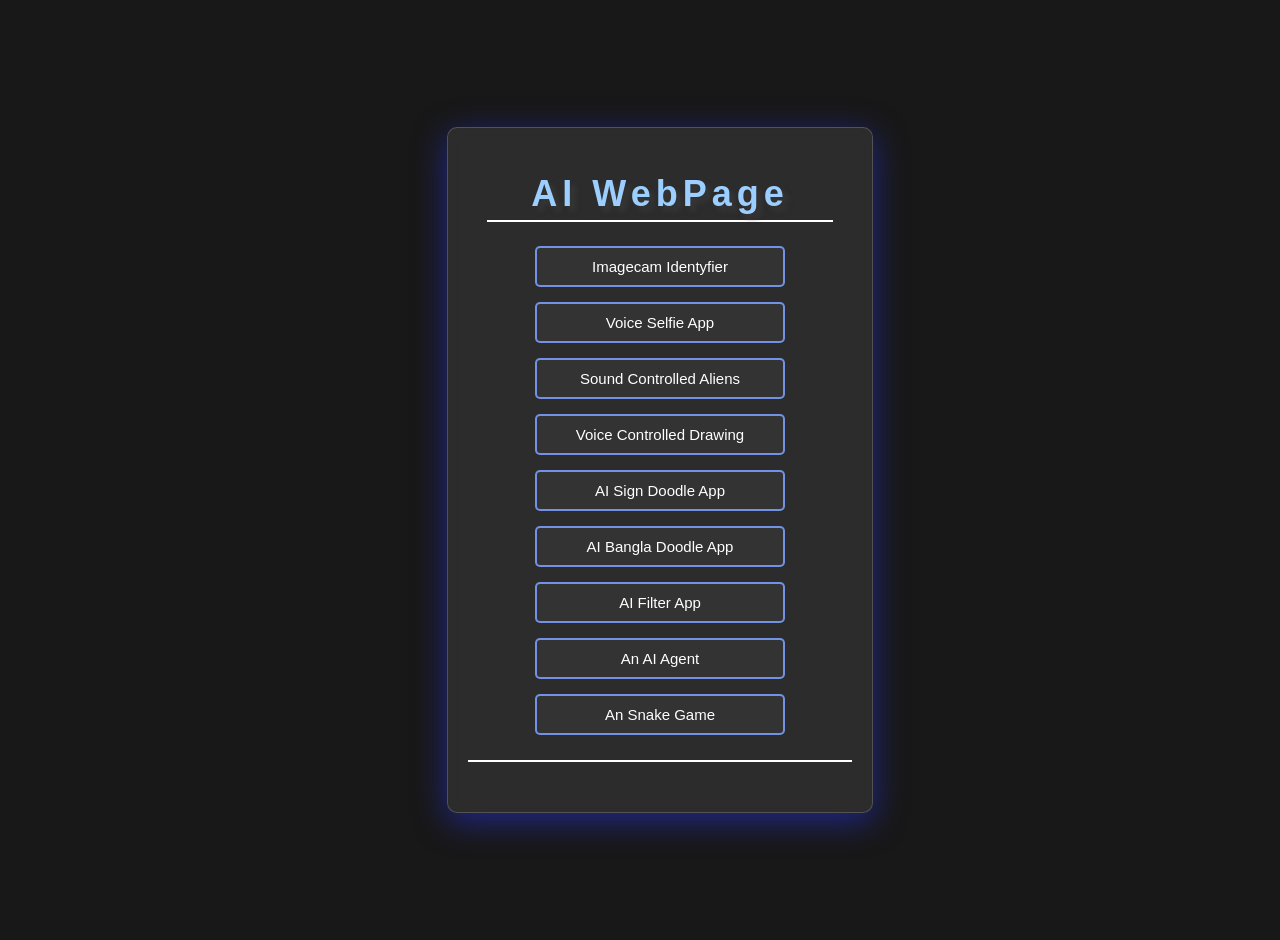
<file: AI.html>
<!DOCTYPE html>
<html lang="en">
<head>
    <meta charset="UTF-8">
    <meta name="viewport" content="width=device-width, initial-scale=1.0">
    <title>Document</title>

    <link rel="icon" type="image/png" href="./Ti.png" >
    <link rel="stylesheet" href="./AI.css">
    <link rel="icon" type="image/png" href="./Ti.png" >
</head>
<body>
    <div class="form">

        <h1 class="h">AI WebPage</h1>

        <div class="Ai_webpages">


            <a href="./Imagecam_AI.html"><button>Imagecam Identyfier</button></a>
            <a href="./D_WebCam.html"><button>Voice Selfie App</button></a>
            <a href="./Sound_Controlled_Aliens.html"><button>Sound Controlled Aliens</button></a>
            <a href="./Voice_Controlled_Drawing.html"><button>Voice Controlled Drawing</button></a>
            <a href="./AI_Doodle_App.html"><button>AI Sign Doodle App</button></a>
            <a href="./Bangla_Hand_written.html"><button>AI Bangla Doodle App</button></a>
            <a href="./AI_Filter_App.html"><button>AI Filter App</button></a>
            <a href="./chat.html"><button>An AI Agent</button></a>
            <a href="./SG.html"><button>An Snake Game</button></a>


        </div>

    </div>
</body>
</html>
</file>
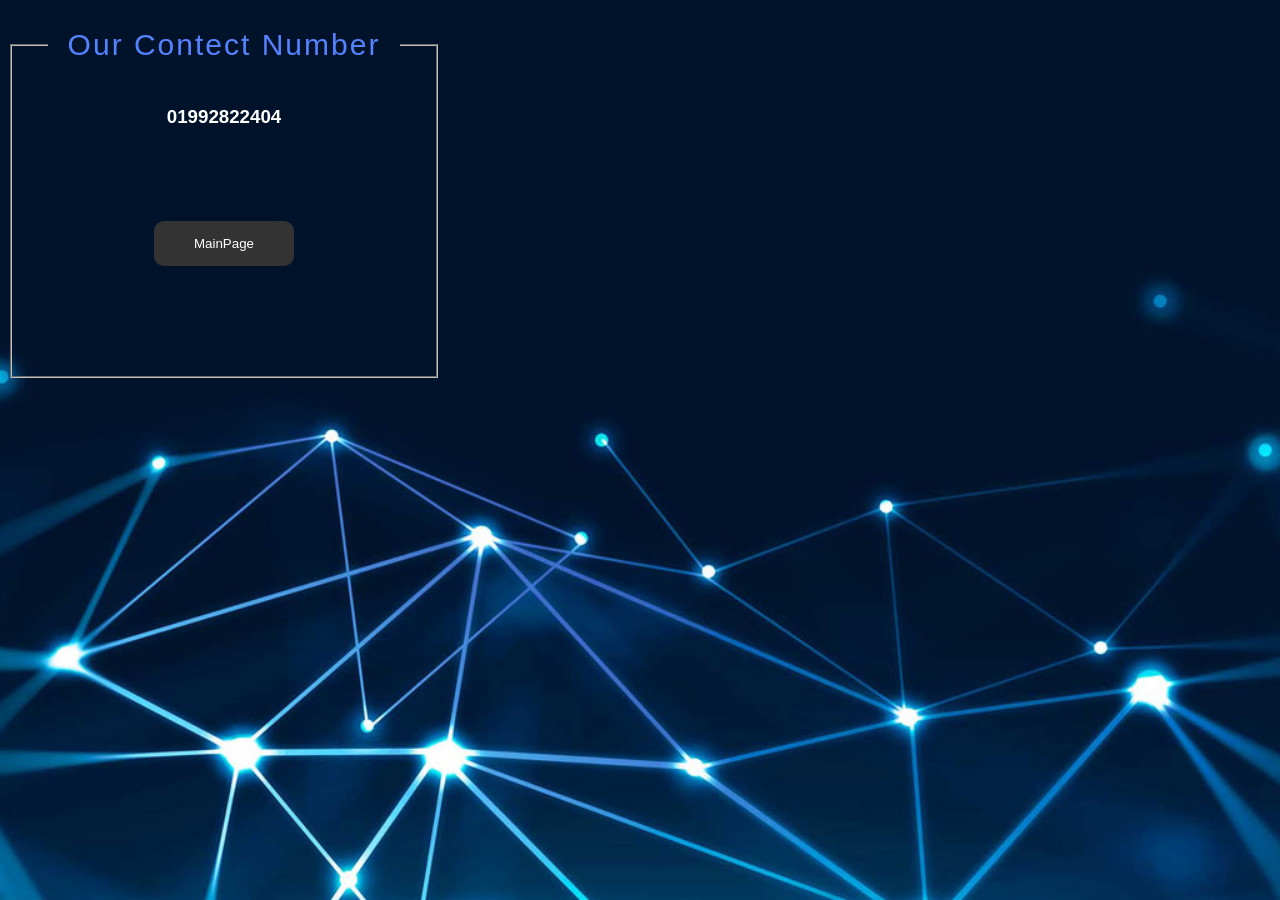
<file: Contact_Us.html>
<!DOCTYPE html>
<html lang="en">
<head>
    <meta charset="UTF-8">
    <meta name="viewport" content="width=device-width, initial-scale=1.0">
    <title>Document</title>

    <link rel="icon" type="image/png" href="./Ti.png" >

    <link rel="stylesheet" href="./Contact_Us.css">
    <style>
        html {
            background-image: url(./Contact_Us.jpg);
            width: 100%;
            background-size: cover;
            height: 100%;
            background-position: center;
            text-align: center;
        }

    </style>


</head>
<body>
    <form class="from">
        

        <fieldset class="contact">
            <legend>Our Contect Number</legend>
            <h3>01992822404</h3><br><br><br>
            <button class="btn" onclick="event.preventDefault(); location.href='./index.html';">MainPage</button>

            
        </fieldset>
   
    
    </form>
    
</body>
</html>
</file>
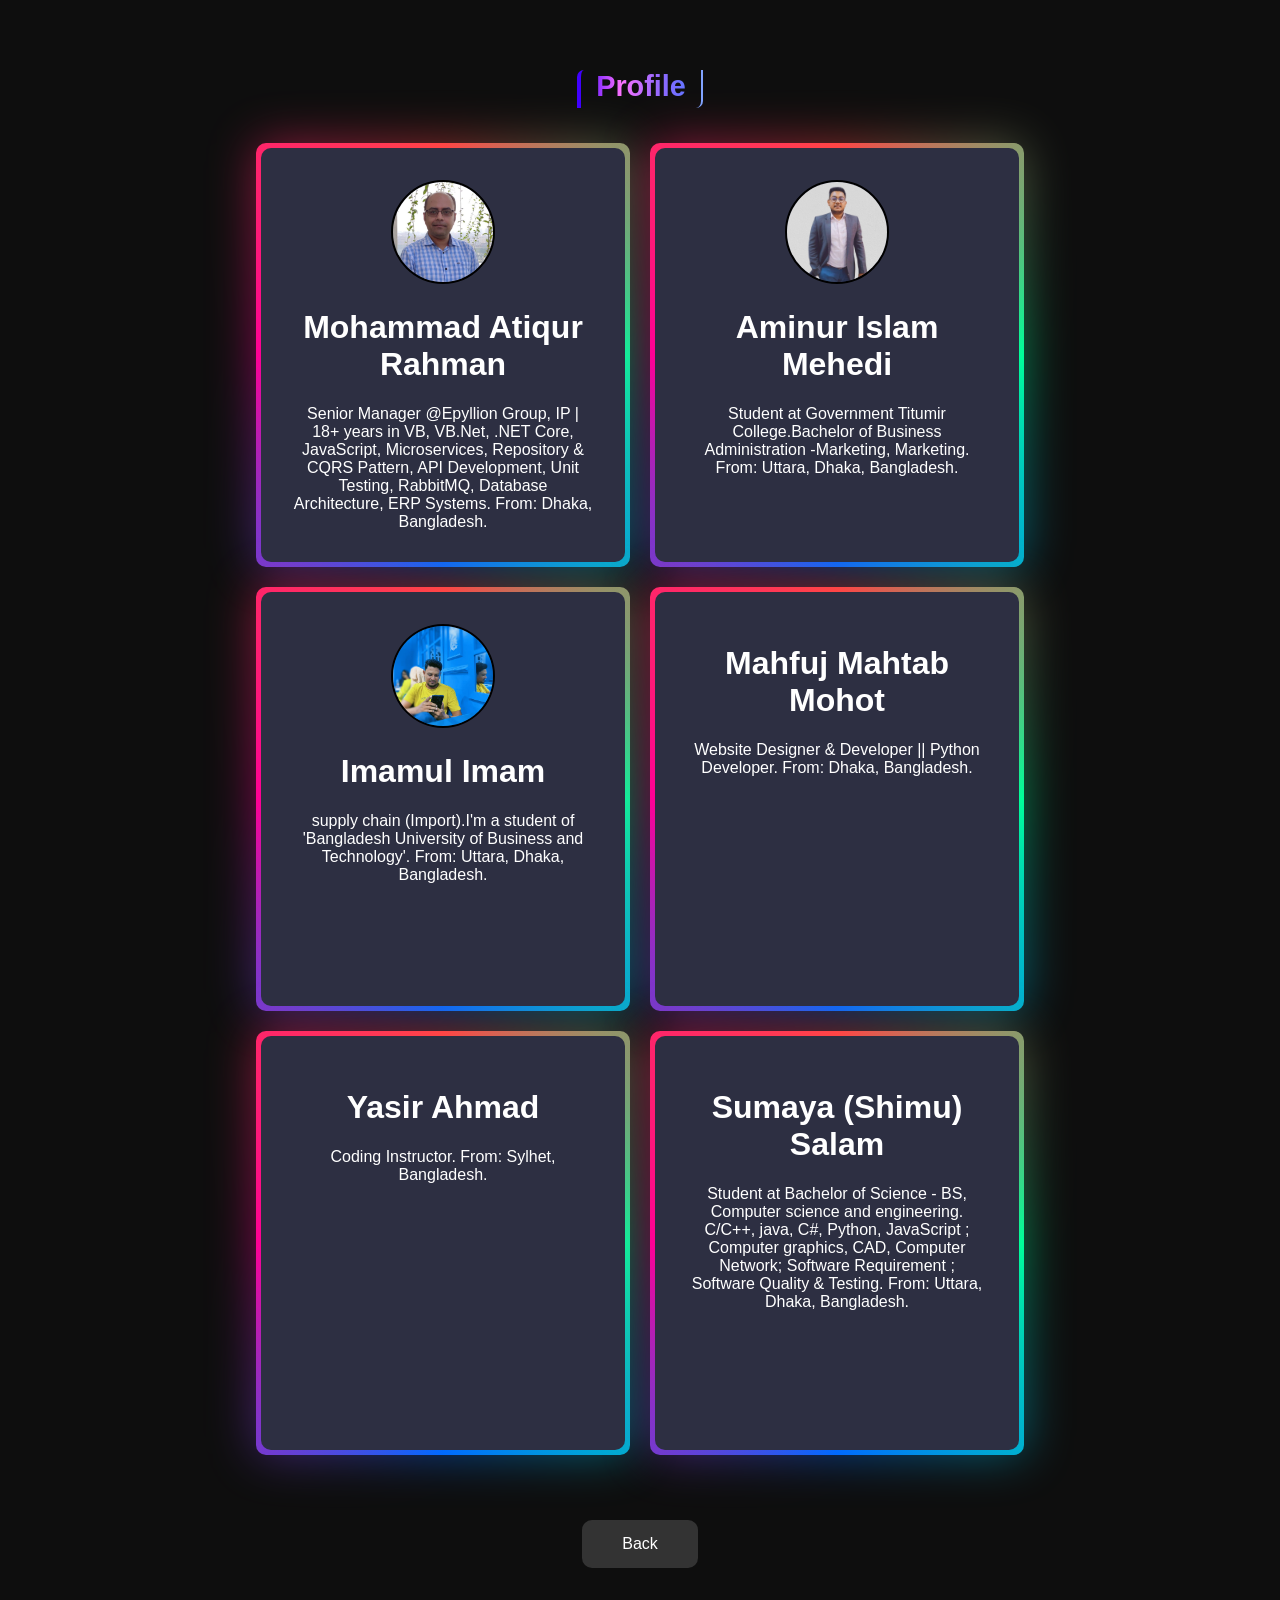
<file: D_Profiles.html>
<!DOCTYPE html>
<html lang="en">
<head>
    <meta charset="UTF-8">
    <meta name="viewport" content="width=device-width, initial-scale=1.0">
    <title>Profile Cards</title>
    <link rel="stylesheet" href="./D_Profiles.css">

    <link rel="icon" type="image/png" href="./Ti.png" >
</head>
<body>
    <div class="profile-container">
        <h1 class="profile-title">Profile</h1>

        <div class="cards">
            <div class="card">
                <img src="A.jpeg" alt="">
                <h1>Mohammad Atiqur Rahman</h1>
                <p>
                    Senior Manager @Epyllion Group, IP | 18+ years in VB, VB.Net, .NET Core, JavaScript, Microservices, Repository & CQRS Pattern, API Development, Unit Testing, RabbitMQ, Database Architecture, ERP Systems.
                    From: Dhaka, Bangladesh.
                </p>
            </div>
            <div class="card2">
                <img src="Me.jpeg" alt="">
                <h1>Aminur Islam Mehedi</h1>
                <p>
                    Student at Government Titumir College.Bachelor of Business Administration -Marketing, Marketing.
                    From: Uttara, Dhaka, Bangladesh.
                </p>

            </div>
            <div class="card3">
                <img src="E.png" alt="">
                <h1>Imamul Imam</h1>
                <p>
                    supply chain (Import).I'm a student of 'Bangladesh University of Business and Technology'.
                    From: Uttara, Dhaka, Bangladesh.
                </p>
            </div>
            <div class="card4">
                <h1>Mahfuj Mahtab Mohot</h1>
                <p>
                    Website Designer & Developer || Python Developer.
                    From: Dhaka, Bangladesh.
                </p>
            </div>
            <div class="card5">  <!-- Added Card 5 -->
                <h1>Yasir Ahmad</h1>
                <p>
                    Coding Instructor.
                    From: Sylhet, Bangladesh.
                </p>
            </div>
            <div class="card6">  <!-- Added Card 6 -->
                <h1>Sumaya (Shimu) Salam</h1>
                <p>
                    Student at Bachelor of Science - BS, Computer science and engineering.
                    C/C++, java, C#, Python, JavaScript ;
                    Computer graphics, CAD, Computer Network;
                    Software Requirement ;
                    Software Quality & Testing.
                    From: Uttara, Dhaka, Bangladesh.
                </p>
            </div>
        </div>

        <a href="./index.html" class="btn">Back</a>
    </div>
</body>
</html>
</file>
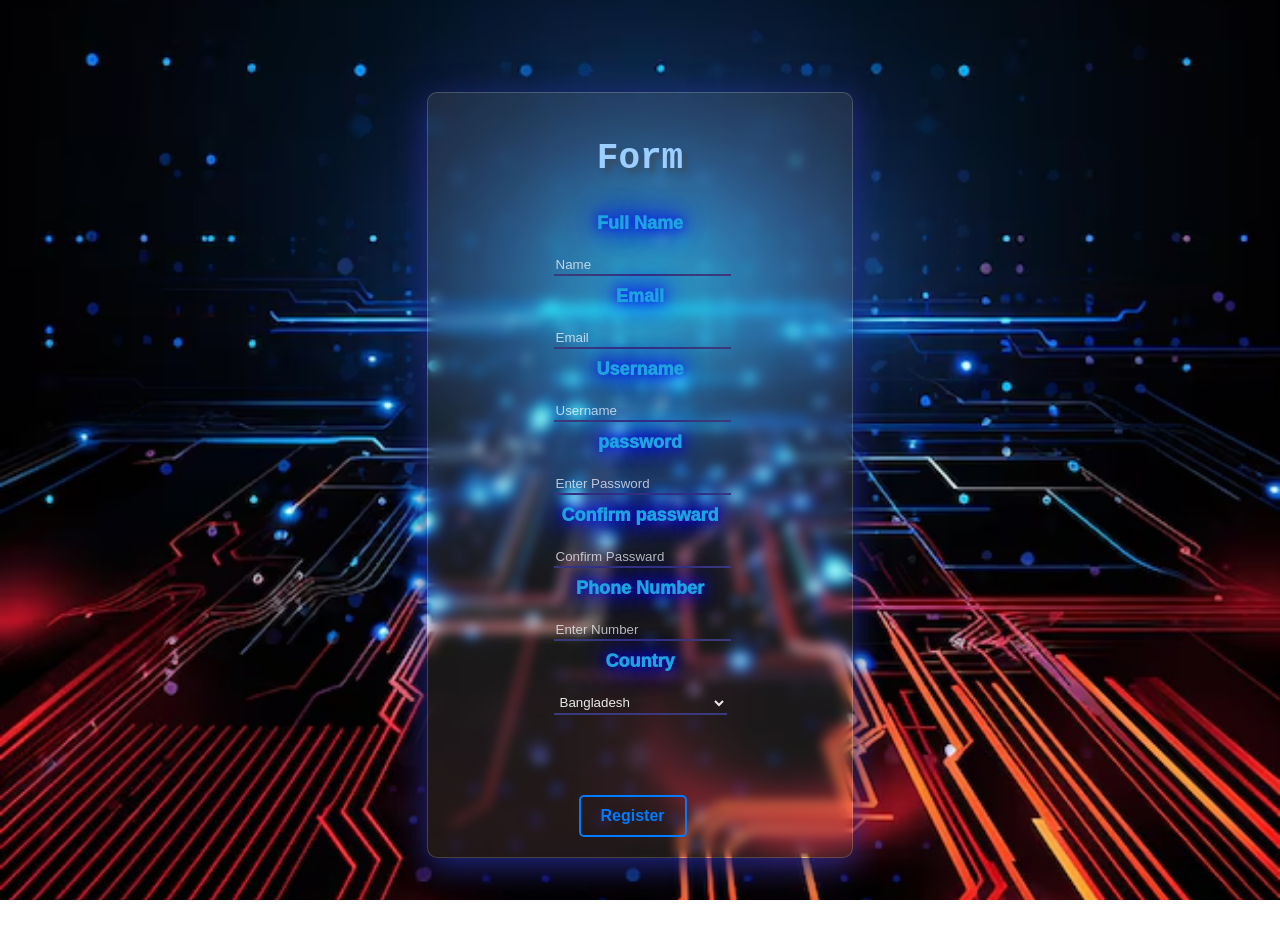
<file: From.html>
<!DOCTYPE html>
<html lang="en">
<head>
    <meta charset="UTF-8">
    <meta name="viewport" content="width=device-width, initial-scale=1.0">
    <title>Document</title>

    <link rel="icon" type="image/png" href="./Ti.png" >

    <link rel="stylesheet" href="From.css">

</head>
<body>
    <div class="form">
        <form action="./Contact_Us.html" class="F">
            <h1 class="h">Form</h1>

            <label for="text">Full Name</label><br>
            <input id="text" type="text" placeholder="Name" required> <br>

            <label for="email">Email</label><br>
            <input id="email" type="email" placeholder="Email" required> <br>

            <label for="Username">Username</label><br>
            <input id="Username" type="text" placeholder="Username" required> <br>

            <label for="password">password</label><br>
            <input id="password" type="password" placeholder="Enter Password" required> <br>

            <label for="cpassword">Confirm passward</label><br>
            <input id="cpassword" type="password" placeholder="Confirm Passward" required> 
            
            <label for="cpassword">Phone Number</label><br>
            <input id="cpassword" type="number" placeholder="Enter Number" required>

            <label for="">Country</label> <br>
            <select class="dropdown">
                <option value="Bangladesh" selected>Bangladesh</option>
                <option value="Canada">Canada</option>
                <option value="America">America</option>
                <option value="India">India</option>
                <option value="Japan">Japan</option>
                <option value="Korea">Korea</option>
        
            </select> <br><br>
            <br><br><br>

            

            <button class="btn btn-primary" id="btn">Register</button>

   
    
        </form>
    </div>
    
    
</body>
</html>
</file>
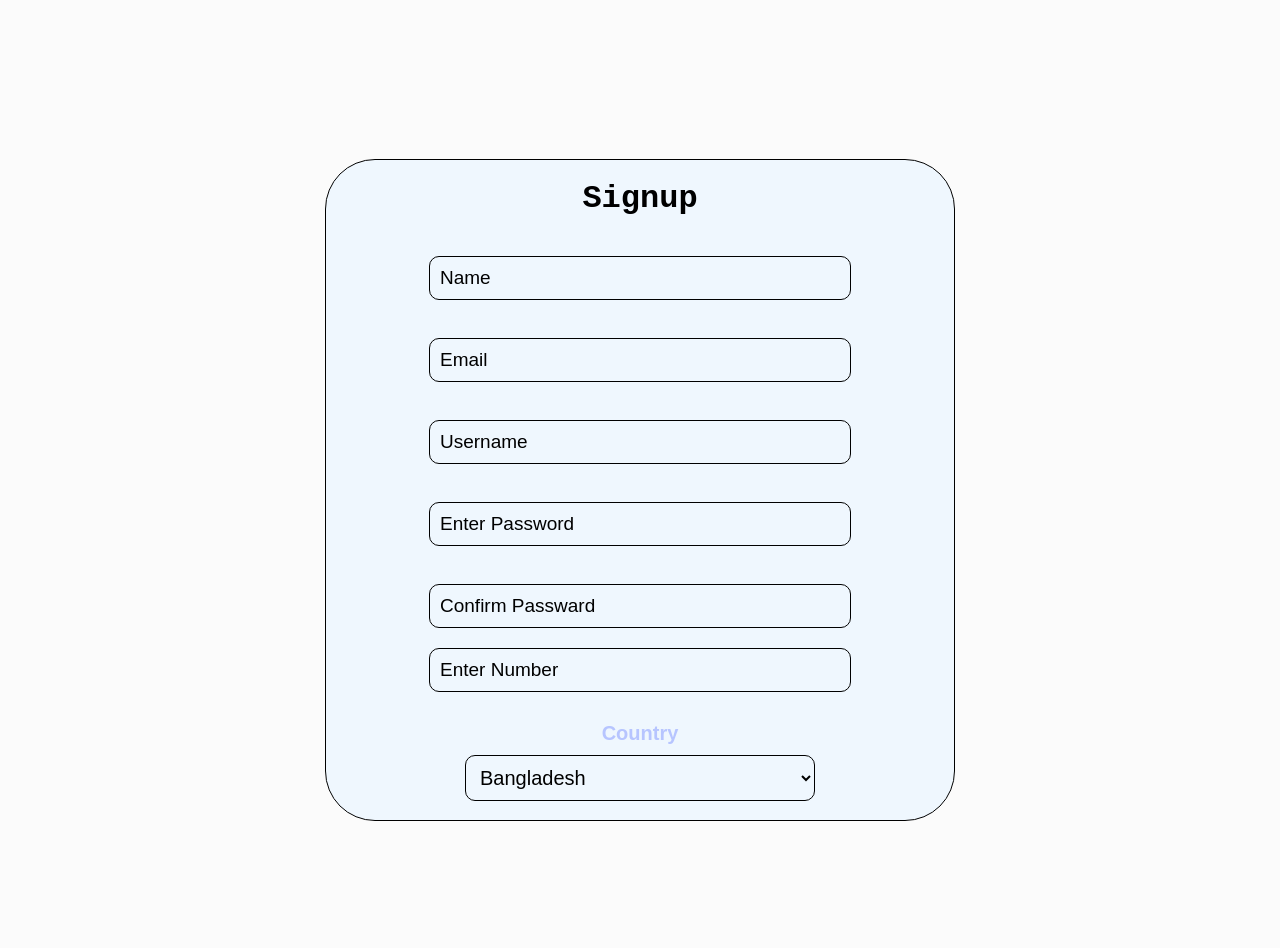
<file: signup.html>
<!DOCTYPE html>
<html lang="en">
<head>

    <meta charset="UTF-8">
    <meta name="viewport" content="width=device-width, initial-scale=1.0">
    <title>Signup</title>

    <link rel="stylesheet" href="./signup.css">

    <link rel="icon" type="image/png" href="./Ti.png" >
</head>

<body>

    <form action="" id="signupFrom">

        <br><br>
        <h1 class="glow-btn">Signup</h1>
        <br>
        <input id="text" type="text" placeholder="Name" required> <br>

        <input id="email" type="email" placeholder="Email" required> <br>

        <input id="Username" type="text" placeholder="Username" required> <br>

        <input id="password" type="password" placeholder="Enter Password" required> <br>

        <input id="cpassword" type="password" placeholder="Confirm Passward" required> 
        
        <input id="cpassword2" type="number" placeholder="Enter Number" required>

        <label>Country</label>
        <select class="dropdown">
            <option value="Bangladesh" selected>Bangladesh</option>
            <option value="Canada">Canada</option>
            <option value="America">America</option>
            <option value="India">India</option>
            <option value="Japan">Japan</option>
            <option value="Korea">Korea</option>
    
        </select>
        <br>
        <br>

    </form>




</body>


</html>
</file>
<file: AI.css>
body {
    background-color: rgba(0, 0, 0, 0.904);
    background-size: cover;
    background-position: center;
    background-attachment: fixed;
    width: 100%;
    height: 100vh;
    margin: 0;
    display: flex;
    justify-content: center;
    align-items: center;
    overflow: hidden;
    overflow-y: auto;
    padding: 20px; /* Prevents elements from touching the screen edges */
}

.form {
    width: 30%;
    max-width: 500px;
    min-width: 280px; /* Ensures it doesn't get too small */
    min-height: auto;
    color: rgb(156, 207, 255);
    background: rgba(255, 255, 255, 0.089);
    box-shadow: 0 8px 32px 0 rgba(32, 39, 136, 1.37);
    backdrop-filter: blur(6px);
    -webkit-backdrop-filter: blur(50px);
    border-radius: 10px;
    border: 1px solid rgba(255, 255, 255, 0.18);
    display: flex;
    flex-direction: column;
    justify-content: center;
    align-items: center;
    padding: 20px;
    text-shadow: rgba(66, 66, 66, 0.5) 5px 5px 5px;
    font-family: Verdana, Geneva, Tahoma, sans-serif;
    font-weight: 1000;
    font-size: 18px;
    transition: all 0.3s ease;
}

.h {
    border-bottom: 2px solid white;
    width: 90%;
    max-width: 400px;
    text-align: center;
    padding-bottom: 5px;
    letter-spacing: 5px;
}

.Ai_webpages {
    display: flex;
    flex-direction: column;
    text-align: center;
    width: 100%;
    max-width: 400px;
    margin-bottom: 30px;
    padding-bottom: 10px;
    border-bottom: 2px solid white;
}

.Ai_webpages button {
    background-color: #333;
    border: 2px solid rgba(125, 160, 255, 0.87);
    color: white;
    padding: 10px;
    margin-bottom: 15px;
    font-size: 15px;
    border-radius: 5px;
    width: 100%;
    max-width: 250px; /* Prevents too wide buttons */
    transition: all 0.3s ease-in-out;
    cursor: pointer;
}

.Ai_webpages button:hover {
    background-color: rgb(115, 152, 255);
    color: rgba(2, 13, 44, 0.9);
    font-weight: 600;
    border-radius: 20px;
    transform: scale(1.08);
}

/* Responsive Design */
@media (max-width: 1024px) { 
    .form {
        width: 50%;
        padding: 20px;
    }
}

@media (max-width: 768px) { 
    .form {
        width: 70%;
        padding: 15px;
    }
}

@media (max-width: 480px) { 
    .form {
        width: 90%;
        padding: 10px;
    }

    .Ai_webpages {
        width: 100%;
    }

    .Ai_webpages button {
        width: 90%;
        max-width: 220px; /* Prevents buttons from being too large */
    }
}

@media (max-height: 600px) { 
    .form {
        margin-top: 30px;
        width: 90%;
        padding: 10px;
    }
}
</file>
<file: Contact_Us.css>
.from{
    text-align: center;

}

.contact{
    color: white;
    height: 350px;
    width: 400px;
    font-family: Arial, Helvetica, sans-serif;
}

legend{
    font-family: 'Gill Sans', 'Gill Sans MT', Calibri, 'Trebuchet MS', sans-serif;
    font-size: 30px;
    color: rgb(85, 130, 255);
    letter-spacing: 2px;
    padding: 20px;
}

/* button */


.btn {
    display: inline-block;
    margin-top: 20px;
    padding: 15px 40px;
    border: none;
    outline: none;
    color: #fff;
    cursor: pointer;
    background-color: transparent;
    border-radius: 10px;
    text-decoration: none;
    position: relative;
    transition:
      background 0.3s ease-in-out,
      color 0.3s ease-in-out;
}

.btn::after {
    content: "";
    z-index: -1;
    position: absolute;
    width: 100%;
    height: 100%;
    background-color: #333;
    left: 0;
    top: 0;
    border-radius: 10px;
}

.btn::before {
    content: "";
    background: linear-gradient(
        45deg,
        #ff0000,
        #ff7300,
        #fffb00,
        #48ff00,
        #00ffd5,
        #002bff,
        #ff00c8,
        #ff0000
    );
    position: absolute;
    top: -2px;
    left: -2px;
    background-size: 600%;
    z-index: -1;
    width: calc(100% + 4px);
    height: calc(100% + 4px);
    filter: blur(8px);
    animation: glowing 20s linear infinite;
    transition: opacity 0.3s ease-in-out;
    border-radius: 12px;
    opacity: 0;
}

.btn:hover::before {
    opacity: 1;
}

@keyframes glowing {
    0% {
        background-position: 0 0;
    }
    50% {
        background-position: 400% 0;
    }
    100% {
        background-position: 0 0;
    }
}

.btn:active::after {
    background: transparent;
    z-index: -1;
}

.btn:active {
    color: #000;
    font-weight: bold;
}
</file>
<file: D_Profiles.css>
/* General Styles */
/* General Styles */
body {
    margin: 0;
    padding: 0;
    font-family: 'Franklin Gothic Medium', 'Arial Narrow', Arial, sans-serif;
    background-color: #0e0e0e;
    color: white;
    display: flex;
    justify-content: center;
    align-items: center;
    min-height: 100vh;
}

/* Profile Container */
.profile-container {
    width: 80%;
    text-align: center;
    padding: 50px 0;
}

/* Profile Title */
.profile-title {
    /* border-bottom: 4px solid #4000ff; */
    border-left: 4px solid #4000ff;
    border-right: 2px solid #81a3ff;
    /* text-transform: uppercase; */
    background: linear-gradient(to right, #4000ff, #fc72ff, #8f68ff, #487bff, #8f68ff, #fc72ff, #81a3ff);
    background-size: 200% auto;            
    background-position: 0%;               
    background-clip: text;
    -webkit-background-clip: text;
    -webkit-text-fill-color: transparent;
    animation: animate-gradient 2.5s linear infinite;

    width: 120px;
    margin: 20px auto 40px;
    padding-bottom: 5px;
    /* border-top: 4px solid #4000ff; */
    font-size: 1.8rem;
    border-top-right-radius: 0px;
    border-bottom-right-radius: 7px;
    border-top-left-radius: 7px;
    border-bottom-left-radius: 0px;
}

@keyframes animate-gradient {
    from {
        background-position: 200%;
    }
    to {
        background-position: 0%;
    }
}

/* Cards Container */
.cards {
    display: flex;
    justify-content: center;
    flex-wrap: wrap;
    gap: 30px;
    margin-bottom: 50px;
}

/* Card Styling */
.card, .card2, .card3, .card4, .card5, .card6 {
    width: 300px;
    height: 350px;
    background: rgb(45, 47, 66);
    color: white;
    border-radius: 10px;
    padding: 2em;
    position: relative;
    overflow: visible;
    text-align: center;
}

/* Gradient Border Effect */
.card::after, .card::before,
.card2::after, .card2::before,
.card3::after, .card3::before,
.card4::after, .card4::before,
.card5::after, .card5::before,
.card6::after, .card6::before {
    content: '';
    position: absolute;
    height: 100%;
    width: 100%;
    top: 50%;
    left: 50%;
    transform: translate(-50%, -50%);
    z-index: -1;
    padding: 5px;
    border-radius: 10px;
    background-image: conic-gradient(from var(--angle), #ff4545, #00ff99, #006aff, #ff0095, #ff4545);
    animation: spin 3s linear infinite;
}

.card::before, .card2::before, .card3::before, 
.card4::before, .card5::before, .card6::before {
    filter: blur(1.5rem);
    opacity: 0.5;
}

/* Animation */
@property --angle {
    syntax: "<angle>";
    initial-value: 0deg;
    inherits: false;
}

@keyframes spin {
    from { --angle: 0deg; }
    to { --angle: 360deg; }
}

/* Back Button */
.btn {
    display: inline-block;
    margin-top: 20px;
    padding: 15px 40px;
    border: none;
    outline: none;
    color: #FFF;
    cursor: pointer;
    background-color: transparent;
    border-radius: 10px;
    text-decoration: none;
    position: relative;
    transition: background 0.3s ease-in-out, color 0.3s ease-in-out;
}

/* Button Glow Effect */
.btn::after {
    content: '';
    z-index: -1;
    position: absolute;
    width: 100%;
    height: 100%;
    background-color: #333;
    left: 0;
    top: 0;
    border-radius: 10px;
}

.btn::before {
    content: '';
    background: linear-gradient(
        45deg, #FF0000, #FF7300, #FFFB00, #48FF00, #00FFD5, #002BFF, #FF00C8, #FF0000
    );
    position: absolute;
    top: -2px;
    left: -2px;
    background-size: 600%;
    z-index: -1;
    width: calc(100% + 4px);
    height: calc(100% + 4px);
    filter: blur(8px);
    animation: glowing 20s linear infinite;
    transition: opacity 0.3s ease-in-out;
    border-radius: 12px;
    opacity: 0;
}

.btn:hover::before {
    opacity: 1;
}

@keyframes glowing {
    0% { background-position: 0 0; }
    50% { background-position: 400% 0; }
    100% { background-position: 0 0; }
}

.btn:active::after {
    background: transparent;
    z-index: -1;
}

.btn:active {
    color: #000;
    font-weight: bold;
}

/* Responsive Design */
@media (max-width: 1024px) {
    .profile-container {
        width: 90%;
    }
}

@media (max-width: 768px) {
    .profile-container {
        width: 95%;
        padding: 30px 0;
    }

    .cards {
        flex-direction: column;
        align-items: center;
        gap: 20px;
    }

    .card, .card2, .card3, .card4, .card5, .card6 {
        width: 90%;
        height: auto;
        padding: 1.5em;
    }

    .profile-title {
        font-size: 1.5rem;
    }

    .btn {
        padding: 12px 30px;
        font-size: 1rem;
    }
}

@media (max-width: 480px) {
    .profile-title {
        font-size: 1.2rem;
        width: auto;
    }

    .card, .card2, .card3, .card4, .card5, .card6 {
        width: 100%;
        padding: 1.2em;
    }

    .btn {
        width: 80%;
        font-size: 0.9rem;
    }
}

.card img{
    width: 100px;
    border-radius: 100%;
    border: 2px solid#000;
}
.card2 img{
    width: 100px;
    border-radius: 100%;
    border: 2px solid#000;
}
.card3 img{
    width: 100px;
    border-radius: 100%;
    border: 2px solid#000;
}
.card4 img{
    width: 100px;
    border-radius: 100%;
    border: 2px solid#000;
}
.card5 img{
    width: 100px;
    border-radius: 100%;
    border: 2px solid#000;
}
.card6 img{
    width: 100px;
    border-radius: 100%;
    border: 2px solid#000;
}
</file>
<file: From.css>
body {
    background-image: url(./From.avif); /* Background image */
    background-size: cover; /* Ensure the image covers the whole screen */
    background-position: center; /* Keep the image centered */
    background-attachment: fixed; /* Keep the background fixed on scroll */
    width: 100%;
    height: 100vh; /* Use viewport height for full screen */
    margin-top: 40px;
    /* margin-bottom: 40px; */
    margin-left: 0;
    margin-right: 0;
    display: flex;
    justify-content: center;
    align-items: center;
    overflow: hidden;
    overflow-y: auto;

}



.form {
    margin-bottom: 30px;
    width: 30%;
    max-width: 500px;
    min-height: auto; /* Ensures the form doesn't have a fixed height */
    color: rgb(156, 207, 255);
    background: rgba(255, 255, 255, 0.089);
    box-shadow: 0 8px 32px 0 rgba(32, 39, 136, 1.37);
    backdrop-filter: blur(6px);
    -webkit-backdrop-filter: blur(50px);
    border-radius: 10px;
    border: 1px solid rgba(255, 255, 255, 0.18);
    display: flex;
    flex-direction: column;
    justify-content: center;
    align-items: center;
    padding: 20px;
    text-shadow: rgba(66, 66, 66, 0.5) 5px 5px 5px;
    font-family: 'Courier New', Courier, monospace;
    font-weight: 1000;
    font-size: 18px;
    transition: all 0.3s ease;
}



@media (max-width: 1024px) { 
    .form {
        width: 50%;
        min-height: auto;
        padding: 20px;
    }
}

@media (max-width: 768px) { 
    .form {
        width: 70%;
        min-height: auto;
        padding: 15px;
    }
}

@media (max-width: 480px) { 
    .form {
        width: 90%;
        min-height: auto;
        padding: 10px;
    }
}

@media (max-height: 600px) { 
    .form {
        margin-top: 50px;
        width: 90%;
        min-height: auto;
        padding: 10px;
    }
}




label {
    color: rgb(30, 163, 224);
    background: none;
    backdrop-filter: none;
    -webkit-backdrop-filter: blur(50px);
    display: flex;
    justify-content: center;
    align-items: center;
    text-shadow: 
        rgba(4, 0, 255, 0.6) 0px 0px 10px,
        rgba(4, 0, 255, 0.8) 0px 0px 20px,
        rgba(4, 0, 255, 1) 0px 0px 30px;
    font-family: 'Gill Sans', 'Gill Sans MT', Calibri, 'Trebuchet MS', sans-serif;
    font-weight: 1000;
    width: 100%;
    font-size: 18px;
    padding-top: 10px;
}

input, .dropdown {
    font-family: 'Franklin Gothic Medium', 'Arial Narrow', Arial, sans-serif;
    background: transparent;
    border-top: transparent;
    border-left: transparent;
    border-right: transparent;
    border-bottom: 2px solid rgb(58, 57, 124);
    color: rgba(255, 255, 255, 0.9);
    padding: 2px;
    width: 100%;
}

input:focus, .dropdown:focus {
    outline: none;
    color: rgba(255, 255, 255, 0.9);
}

input:hover {
    border-bottom: 2px solid rgb(40, 39, 66);
}

.dropdown option {
    background: transparent;
    border-top: transparent;
    border-left: transparent;
    border-right: transparent;
    color: black;
    font-family: 'Courier New', Courier, monospace;
    border-bottom: 2px solid rgb(58, 57, 124);
}

#text::placeholder, #email::placeholder, #Username::placeholder, #password::placeholder, #cpassword::placeholder {
    color: rgba(255, 255, 255, 0.7);
    transition: color 0.3s ease-in-out;
}

#text:focus::placeholder, #email:focus::placeholder, #Username:focus::placeholder, #password:focus::placeholder, #cpassword:focus::placeholder {
    color: rgba(255, 255, 255, 0.9);
}

.btn {
    display: inline-block;
    padding: 10px 20px;
    font-size: 16px;
    font-weight: 600;
    text-align: center;
    text-decoration: none;
    cursor: pointer;
    border-radius: 5px;
    border: 2px solid transparent;
    transition: all 0.3s ease;
    margin-left: 25px;
}

.btn-primary {
    color: #007bff;
    border: 2px solid #007bff;
    background-color: transparent;
}

.btn-primary:hover {
    color: white;
    background-color: #007bff;
    backdrop-filter: blur(6px);
    border-color: #007bff;
}

.h{
    text-align: center;
}
</file>
<file: signup.css>
body {
    background-size: cover; 
    background-position: center; 
    background-attachment: fixed; 
    width: 100%;
    height: 100vh; 
    margin-top: 40px;
    margin-left: 0;
    margin-right: 0;
    display: flex;
    justify-content: center;
    align-items: center;
    overflow-y: auto;
    background-color: rgba(0, 0, 0, 0.015);
}



form {
    margin: 30px;
    height: 600px;
    width: 40%;
    max-width: 500px;
    min-height: auto; 
    color: black;
    backdrop-filter: blur(6px);
    -webkit-backdrop-filter: blur(50px);
    border-radius: 50px;
    display: flex;
    position: absolute;
    flex-direction: column;
    justify-content: center;
    align-items: center;
    font-family: 'Courier New', Courier, monospace;
    font-weight: 800;
    /* font-size: 25px; */
    transition: all 0.3s ease;
    background-color: rgba(233, 245, 255, 0.685);
    padding-top: 30px;
    padding-bottom: 30px;
    padding-left: 5%;
    padding-right: 5%;
    border: 1px solid #000000;
}
form:hover{
    transform: scale(1.01);
}


@media (max-width: 1024px) {
    form {
        width: 80%;
    }
}

@media (max-width: 768px) {
    form {
        width: 90%;
        padding: 25px 4%;
    }
}

@media (max-width: 480px) {
    /* h1{
        border-top: 2px solid red;

    } */
    .glow-btn {
        font-family:'Gill Sans', 'Gill Sans MT', Calibri, 'Trebuchet MS', sans-serif;
        font-size: 15px;
        position: relative;
        padding: 12px 24px 25px 10px;
        /* margin-top: -100px; */
        font-size: 19px;
        color: black;
        background: transparent;
        border: none;
        border-radius: 8px;
        cursor: pointer;
        overflow: hidden;

        height: 10px;
        width: 250px;
        transform: translateY(-35px);
        animation: moveXY 2s ease-in-out 1 both;
        text-align: center;
    }

        /* Only TOP border glow */
    .glow-btn::before {
        text-align: center;
        content: "";
        position: absolute;
        top: 0;
        left: 0;
        width: 100%;
        height: 2px;
        background: linear-gradient(90deg, #ff00ff, #00ffff, #ff9900);
        box-shadow: 0 0 8px #ff00ff, 0 0 16px #00ffff;
        border-radius: 8px 8px 0 0; /* glow matches button corners */
    }

    form {
        width: 90%;
        padding: 5px 2% 20px;
    }
    @keyframes moveXY{
        form{
            transform: translateX(0);
        }
        to{
            transform: translateX(60px) translateY(20px);
            width: 120px;
        }
    }
}

@media (max-height: 600px) {
    body {
        align-items: flex-start;
    }

    form {
        margin: 20px auto;
        width: 95%;
    }
}





label {
    color: rgba(169, 185, 255, 0.815);
    backdrop-filter: none;
    -webkit-backdrop-filter: blur(50px);
    display: flex;
    justify-content: center;
    align-items: center;
    /* text-shadow: 
        rgba(4, 0, 255, 0.6) 0px 0px 10px,
        rgba(4, 0, 255, 0.8) 0px 0px 20px,
        rgba(4, 0, 255, 1) 0px 0px 30px; */
    font-family: 'Gill Sans', 'Gill Sans MT', Calibri, 'Trebuchet MS', sans-serif;
    font-weight: 900;
    width: 100%;
    font-size: 20px;
    padding: 10px;
}

input {
    font-family: 'Gill Sans', 'Gill Sans MT', Calibri, 'Trebuchet MS', sans-serif;
    background: transparent;
    border-top: transparent;
    border-left: transparent;
    border-right: transparent;
    border-bottom: 2px solid rgb(58, 57, 124);
    color: black;
    padding: 10px;
    width: 80%;
    border: 1px solid black;
    margin-bottom: 20px;
    border-radius: 10px;
    transition: all 0.3s ease-in-out;
    font-size: 19px;
}

/* input:active{
    color: rgba(2, 13, 44, 0.9);
    border-radius: 20px;
    transform: scale(1.02);
    width: 81%;
    padding-left: 15px;
} */

.dropdown{
    font-family: 'Gill Sans', 'Gill Sans MT', Calibri, 'Trebuchet MS', sans-serif;
    background: transparent;
    border-top: transparent;
    border-left: transparent;
    border-right: transparent;
    border-bottom: 2px solid rgb(58, 57, 124);
    color: black;
    padding: 10px;
    width: 70%;
    border: 1px solid black;
    margin-bottom: 20px;
    border-radius: 10px;
    transition: all 0.3s ease-in-out;
    font-size: 20px;
}

input:focus, .dropdown:focus {
    outline: none;
    color: black;
}

input:hover {
    color: rgba(2, 13, 44, 0.9);
    border-radius: 20px;
    /* transform: scale(1.02); */
    width: 82%;
    padding-left: 15px;
}

.dropdown option {
    background: transparent;
    border-top: transparent;
    border-left: transparent;
    border-right: transparent;
    color: black;
    font-family: 'Courier New', Courier, monospace;
    border-bottom: 2px solid rgb(58, 57, 124);
}

#text::placeholder, #email::placeholder, #Username::placeholder, #password::placeholder, #cpassword::placeholder,#cpassword2::placeholder {
    color: black;
    transition: color 0.3s ease-in-out;
}

#text:focus::placeholder, #email:focus::placeholder, #Username:focus::placeholder, #password:focus::placeholder, #cpassword:focus::placeholder,#cpassword2::placeholder {
    color: black;
}

.btn {
    display: inline-block;
    padding: 10px 20px;
    font-size: 16px;
    font-weight: 600;
    text-align: center;
    text-decoration: none;
    cursor: pointer;
    border-radius: 5px;
    border: 2px solid transparent;
    transition: all 0.3s ease;
    margin-left: 25px;
}

.btn-primary {
    color: #007bff;
    border: 2px solid #007bff;
    background-color: transparent;
}

.btn-primary:hover {
    color: white;
    background-color: #007bff;
    backdrop-filter: blur(6px);
    border-color: #007bff;
}

.h{
    text-align: center;
}
</file>
